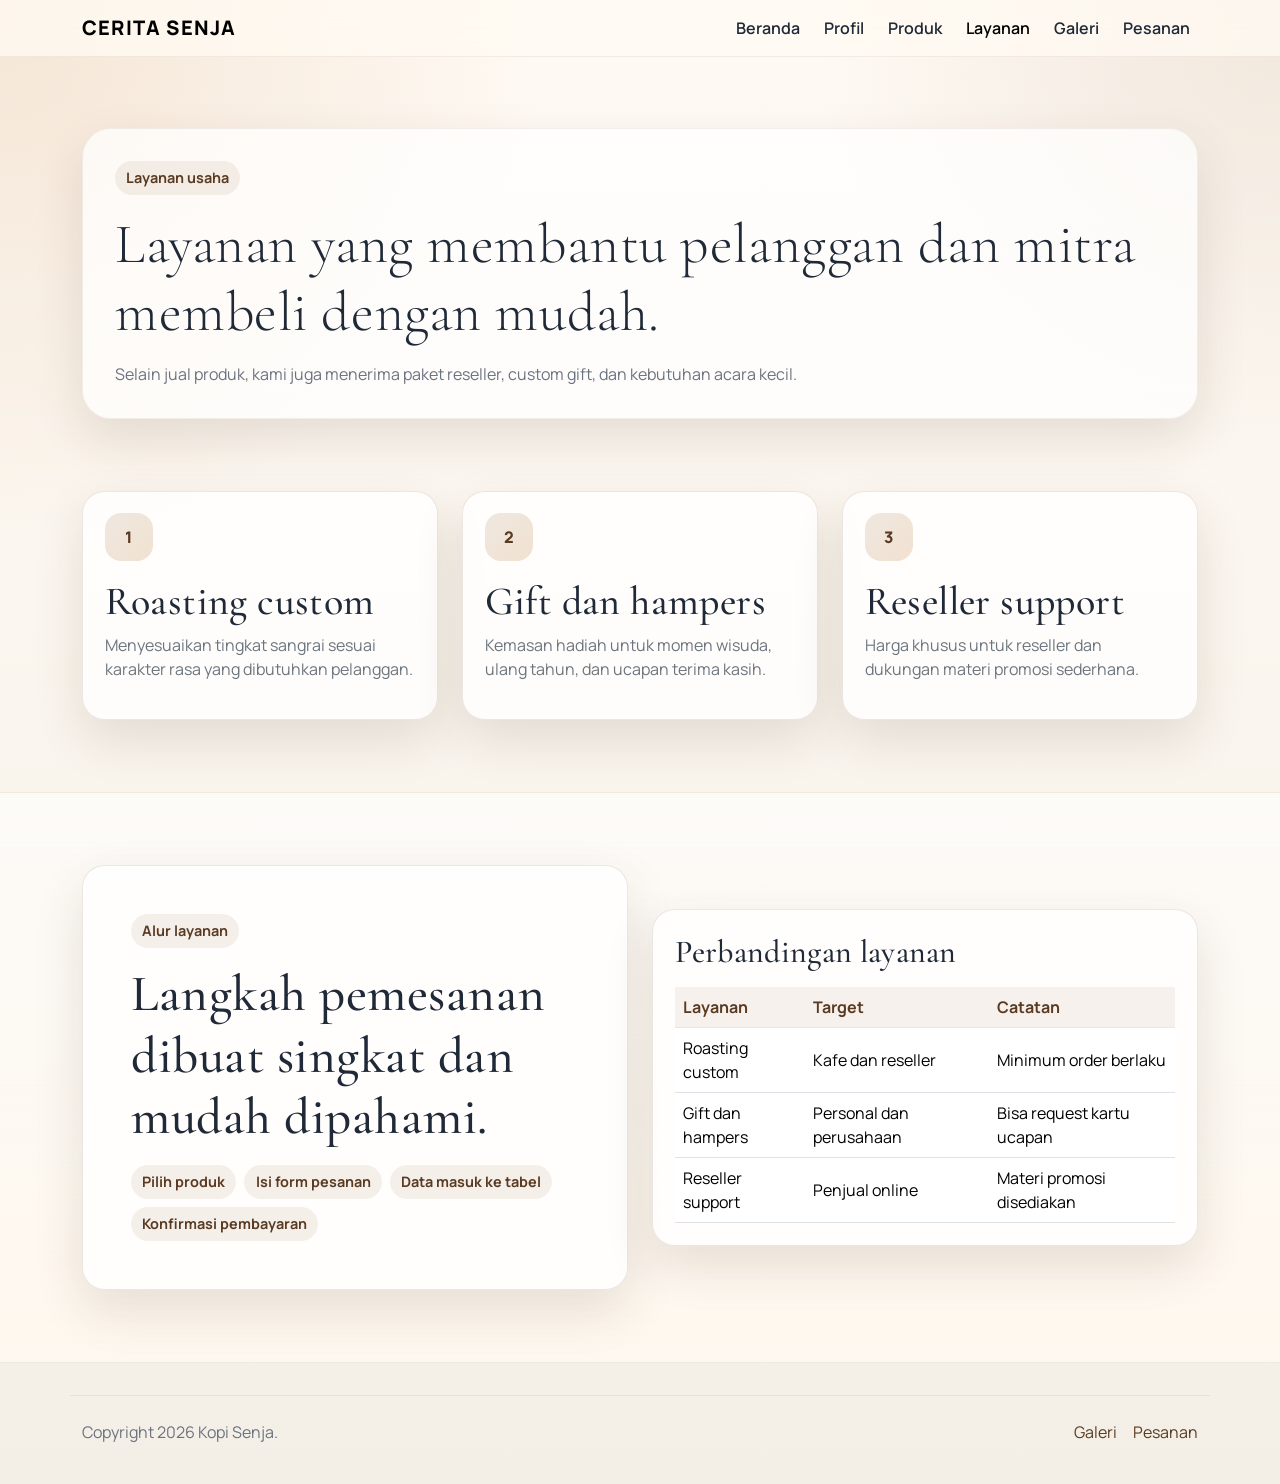
<file: services.html>
<!doctype html>
<html lang="id">
  <head>
    <meta charset="utf-8" />
    <meta name="viewport" content="width=device-width, initial-scale=1" />
    <title>Layanan - Kopi Senja</title>
    <link rel="icon" type="image/png" href="logo/logo.png" />
    <link rel="stylesheet" href="https://cdn.jsdelivr.net/npm/bootstrap@5.3.3/dist/css/bootstrap.min.css" />
    <link rel="stylesheet" href="assets/css/style.css?v=20260419" />
  </head>
  <body>
    <nav class="navbar navbar-expand-lg navbar-light fixed-top">
      <div class="container">
        <a class="navbar-brand" href="index.html">Cerita Senja</a>
        <button class="navbar-toggler" type="button" data-bs-toggle="collapse" data-bs-target="#mainNav" aria-controls="mainNav" aria-expanded="false" aria-label="Toggle navigation">
          <span class="navbar-toggler-icon"></span>
        </button>
        <div class="collapse navbar-collapse" id="mainNav">
          <ul class="navbar-nav ms-auto align-items-lg-center gap-lg-2">
            <li class="nav-item"><a class="nav-link" href="index.html">Beranda</a></li>
            <li class="nav-item"><a class="nav-link" href="about.html">Profil</a></li>
            <li class="nav-item"><a class="nav-link" href="products.html">Produk</a></li>
            <li class="nav-item"><a class="nav-link active" href="services.html">Layanan</a></li>
            <li class="nav-item"><a class="nav-link" href="gallery.html">Galeri</a></li>
            <li class="nav-item"><a class="nav-link" href="order.php">Pesanan</a></li>
          </ul>
        </div>
      </div>
    </nav>

    <header class="page-banner">
      <div class="container">
        <div class="banner-shell">
          <div class="tag mb-3 d-inline-block">Layanan usaha</div>
          <h1 class="display-4 mb-3">Layanan yang membantu pelanggan dan mitra membeli dengan mudah.</h1>
          <p class="section-text mb-0">Selain jual produk, kami juga menerima paket reseller, custom gift, dan kebutuhan acara kecil.</p>
        </div>
      </div>
    </header>

    <main>
      <section class="section pt-0">
        <div class="container">
          <div class="row g-4">
            <div class="col-lg-4">
              <div class="info-card">
                <div class="info-icon">1</div>
                <h2 class="h1">Roasting custom</h2>
                <p class="text-secondary">Menyesuaikan tingkat sangrai sesuai karakter rasa yang dibutuhkan pelanggan.</p>
              </div>
            </div>
            <div class="col-lg-4">
              <div class="info-card">
                <div class="info-icon">2</div>
                <h2 class="h1">Gift dan hampers</h2>
                <p class="text-secondary">Kemasan hadiah untuk momen wisuda, ulang tahun, dan ucapan terima kasih.</p>
              </div>
            </div>
            <div class="col-lg-4">
              <div class="info-card">
                <div class="info-icon">3</div>
                <h2 class="h1">Reseller support</h2>
                <p class="text-secondary">Harga khusus untuk reseller dan dukungan materi promosi sederhana.</p>
              </div>
            </div>
          </div>
        </div>
      </section>

      <section class="section section-surface">
        <div class="container">
          <div class="row g-4 align-items-center">
            <div class="col-lg-6">
              <div class="glass-card p-4 p-md-5">
                <div class="tag mb-3 d-inline-block">Alur layanan</div>
                <h2 class="section-title mb-3">Langkah pemesanan dibuat singkat dan mudah dipahami.</h2>
                <ul class="pill-list mb-0">
                  <li>Pilih produk</li>
                  <li>Isi form pesanan</li>
                  <li>Data masuk ke tabel</li>
                  <li>Konfirmasi pembayaran</li>
                </ul>
              </div>
            </div>
            <div class="col-lg-6">
              <div class="table-card">
                <h3 class="h2 mb-3">Perbandingan layanan</h3>
                <div class="table-responsive">
                  <table class="table align-middle mb-0">
                    <thead>
                      <tr>
                        <th>Layanan</th>
                        <th>Target</th>
                        <th>Catatan</th>
                      </tr>
                    </thead>
                    <tbody>
                      <tr>
                        <td>Roasting custom</td>
                        <td>Kafe dan reseller</td>
                        <td>Minimum order berlaku</td>
                      </tr>
                      <tr>
                        <td>Gift dan hampers</td>
                        <td>Personal dan perusahaan</td>
                        <td>Bisa request kartu ucapan</td>
                      </tr>
                      <tr>
                        <td>Reseller support</td>
                        <td>Penjual online</td>
                        <td>Materi promosi disediakan</td>
                      </tr>
                    </tbody>
                  </table>
                </div>
              </div>
            </div>
          </div>
        </div>
      </section>
    </main>

    <footer class="footer">
      <div class="container d-flex flex-column flex-md-row justify-content-between gap-2 border-top pt-4">
        <div>Copyright 2026 Kopi Senja.</div>
        <div class="d-flex gap-3">
          <a href="gallery.html">Galeri</a>
          <a href="order.php">Pesanan</a>
        </div>
      </div>
    </footer>

    <script src="https://cdn.jsdelivr.net/npm/bootstrap@5.3.3/dist/js/bootstrap.bundle.min.js"></script>
  </body>
</html>
</file>
<file: assets/css/style.css>
@import url('https://fonts.googleapis.com/css2?family=Cormorant+Garamond:wght@600;700&family=Manrope:wght@400;500;600;700;800&display=swap');

:root {
  --bg: #f4efe6;
  --bg-soft: #fbf7f1;
  --surface: rgba(255, 255, 255, 0.82);
  --surface-strong: #ffffff;
  --text: #1f2937;
  --muted: #6b7280;
  --brand: #8b5e34;
  --brand-dark: #5a3b22;
  --brand-soft: #f2dfc6;
  --accent: #c27c35;
  --line: rgba(90, 59, 34, 0.12);
  --shadow: 0 20px 50px rgba(67, 43, 18, 0.12);
}

* {
  box-sizing: border-box;
}

html {
  scroll-behavior: smooth;
}

body {
  font-family: 'Manrope', sans-serif;
  color: var(--text);
  background:
    radial-gradient(circle at top left, rgba(194, 124, 53, 0.16), transparent 28%),
    radial-gradient(circle at top right, rgba(139, 94, 52, 0.12), transparent 24%),
    linear-gradient(180deg, #fffaf4 0%, var(--bg) 100%);
  min-height: 100vh;
}

h1,
h2,
h3,
h4,
.brand-font {
  font-family: 'Cormorant Garamond', serif;
  letter-spacing: 0.01em;
}

.navbar {
  backdrop-filter: blur(14px);
  background: rgba(255, 250, 243, 0.78);
  border-bottom: 1px solid rgba(90, 59, 34, 0.08);
}

.navbar-brand {
  font-weight: 800;
  letter-spacing: 0.06em;
  text-transform: uppercase;
}

.nav-link {
  color: var(--text);
  font-weight: 600;
}

.nav-link:hover,
.nav-link.active {
  color: var(--brand);
}

.btn-brand {
  background: linear-gradient(135deg, var(--brand) 0%, var(--accent) 100%);
  color: #fff;
  border: none;
  box-shadow: 0 12px 30px rgba(139, 94, 52, 0.28);
}

.btn-brand:hover {
  color: #fff;
  transform: translateY(-1px);
}

.btn-outline-brand {
  border: 1px solid rgba(139, 94, 52, 0.3);
  color: var(--brand-dark);
  background: rgba(255, 255, 255, 0.52);
}

.btn-outline-brand:hover {
  background: var(--brand);
  color: #fff;
}

.hero {
  position: relative;
  overflow: hidden;
  padding: 8rem 0 5rem;
}

.hero::before,
.hero::after {
  content: '';
  position: absolute;
  border-radius: 999px;
  filter: blur(0);
  opacity: 0.8;
  pointer-events: none;
}

.hero::before {
  width: 24rem;
  height: 24rem;
  right: -7rem;
  top: -8rem;
  background: radial-gradient(circle, rgba(194, 124, 53, 0.28), rgba(194, 124, 53, 0));
}

.hero::after {
  width: 18rem;
  height: 18rem;
  left: -5rem;
  bottom: -6rem;
  background: radial-gradient(circle, rgba(139, 94, 52, 0.18), rgba(139, 94, 52, 0));
}

.eyebrow {
  display: inline-flex;
  align-items: center;
  gap: 0.5rem;
  padding: 0.45rem 0.8rem;
  border-radius: 999px;
  background: rgba(242, 223, 198, 0.8);
  color: var(--brand-dark);
  font-size: 0.92rem;
  font-weight: 700;
  margin-bottom: 1.1rem;
}

.hero-title {
  font-size: clamp(3rem, 6vw, 5.75rem);
  line-height: 0.92;
  margin-bottom: 1rem;
}

.hero-lead {
  max-width: 38rem;
  color: var(--muted);
  font-size: 1.08rem;
}

.hero-card {
  background: rgba(255, 255, 255, 0.72);
  border: 1px solid rgba(90, 59, 34, 0.08);
  box-shadow: var(--shadow);
  border-radius: 1.5rem;
}

.hero-photo-wrap {
  border-radius: 1.5rem;
  overflow: hidden;
  border: 1px solid rgba(90, 59, 34, 0.1);
  box-shadow: var(--shadow);
}

.hero-photo {
  width: 100%;
  height: 16rem;
  object-fit: cover;
  display: block;
}

.hero-badge {
  display: inline-flex;
  align-items: center;
  gap: 0.4rem;
  padding: 0.45rem 0.75rem;
  border-radius: 999px;
  background: rgba(139, 94, 52, 0.1);
  color: var(--brand-dark);
  font-weight: 700;
  font-size: 0.88rem;
}

.section {
  padding: 4.5rem 0;
}

.section-heading {
  max-width: 38rem;
  margin-bottom: 2rem;
}

.section-title {
  font-size: clamp(2.1rem, 4vw, 3.4rem);
  margin-bottom: 0.8rem;
}

.section-text {
  color: var(--muted);
}

.glass-card,
.feature-card,
.product-card,
.info-card,
.gallery-card,
.contact-card,
.table-card {
  background: var(--surface);
  border: 1px solid var(--line);
  box-shadow: var(--shadow);
  border-radius: 1.4rem;
}

.feature-card,
.product-card,
.info-card {
  padding: 1.35rem;
}

.feature-card,
.product-card {
  height: 100%;
}

.feature-icon,
.info-icon {
  width: 3rem;
  height: 3rem;
  border-radius: 1rem;
  display: inline-flex;
  align-items: center;
  justify-content: center;
  background: linear-gradient(135deg, rgba(139, 94, 52, 0.14), rgba(194, 124, 53, 0.22));
  color: var(--brand-dark);
  font-weight: 800;
  margin-bottom: 1rem;
}

.stat-grid {
  display: grid;
  grid-template-columns: repeat(3, minmax(0, 1fr));
  gap: 1rem;
}

.stat-card {
  padding: 1rem 1.1rem;
  border-radius: 1.2rem;
  background: rgba(255, 255, 255, 0.75);
  border: 1px solid rgba(90, 59, 34, 0.08);
}

.stat-number {
  font-size: 1.75rem;
  font-weight: 800;
  color: var(--brand-dark);
  line-height: 1;
}

.stat-label {
  color: var(--muted);
  font-size: 0.92rem;
}

.section-surface {
  background: linear-gradient(180deg, rgba(255, 255, 255, 0.6), rgba(255, 248, 239, 0.95));
  border-top: 1px solid rgba(90, 59, 34, 0.08);
  border-bottom: 1px solid rgba(90, 59, 34, 0.08);
}

.product-card .price {
  font-size: 1.6rem;
  font-weight: 800;
  color: var(--brand-dark);
}

.feature-image {
  width: 100%;
  height: 9.5rem;
  object-fit: cover;
  border-radius: 1rem;
  border: 1px solid rgba(90, 59, 34, 0.1);
  display: block;
}

.product-image {
  width: 100%;
  height: 12rem;
  object-fit: cover;
  border-radius: 1rem;
  border: 1px solid rgba(90, 59, 34, 0.1);
  display: block;
}

.pill-list {
  display: flex;
  flex-wrap: wrap;
  gap: 0.5rem;
  margin: 0;
  padding: 0;
  list-style: none;
}

.pill-list li,
.tag {
  padding: 0.4rem 0.7rem;
  border-radius: 999px;
  background: rgba(139, 94, 52, 0.09);
  color: var(--brand-dark);
  font-size: 0.9rem;
  font-weight: 700;
}

.timeline {
  position: relative;
  padding-left: 1.4rem;
}

.timeline::before {
  content: '';
  position: absolute;
  left: 0.45rem;
  top: 0.35rem;
  bottom: 0.35rem;
  width: 2px;
  background: linear-gradient(180deg, var(--brand), rgba(194, 124, 53, 0.2));
}

.timeline-item {
  position: relative;
  margin-bottom: 1.2rem;
}

.timeline-item::before {
  content: '';
  position: absolute;
  left: -1.43rem;
  top: 0.3rem;
  width: 0.85rem;
  height: 0.85rem;
  border-radius: 50%;
  background: var(--brand);
  box-shadow: 0 0 0 0.25rem rgba(139, 94, 52, 0.12);
}

.about-photo-wrap {
  border-radius: 1.4rem;
  overflow: hidden;
  border: 1px solid var(--line);
  background: var(--surface);
  box-shadow: var(--shadow);
}

.about-photo {
  width: 100%;
  height: 14rem;
  object-fit: cover;
  display: block;
}

.about-photo-caption {
  padding: 0.9rem 1rem;
  color: var(--muted);
  font-size: 0.92rem;
}

.order-photo-wrap {
  border-radius: 1.1rem;
  overflow: hidden;
  border: 1px solid rgba(90, 59, 34, 0.12);
  background: rgba(255, 255, 255, 0.75);
}

.order-photo {
  width: 100%;
  height: 12rem;
  object-fit: cover;
  display: block;
}

.order-photo-caption {
  padding: 0.75rem 1rem;
  color: var(--muted);
  font-size: 0.9rem;
}

.gallery-grid {
  display: grid;
  grid-template-columns: repeat(12, 1fr);
  gap: 1rem;
}

.gallery-span-4 {
  grid-column: span 4;
}

.gallery-span-5 {
  grid-column: span 5;
}

.gallery-span-7 {
  grid-column: span 7;
}

.gallery-span-12 {
  grid-column: span 12;
}

.gallery-card {
  min-height: 14rem;
  padding: 1.3rem;
  position: relative;
  overflow: hidden;
}

.gallery-card.with-image {
  padding: 0;
  min-height: 15rem;
}

.gallery-photo {
  width: 100%;
  height: 100%;
  object-fit: cover;
  display: block;
}

.gallery-content {
  position: absolute;
  inset: 0;
  padding: 1.3rem;
  display: flex;
  flex-direction: column;
  justify-content: flex-start;
  background: linear-gradient(180deg, rgba(255, 255, 255, 0.78) 0%, rgba(255, 255, 255, 0.56) 55%, rgba(255, 255, 255, 0.7) 100%);
}

.gallery-content.light-text {
  color: #fff;
  background: linear-gradient(180deg, rgba(26, 18, 10, 0.45) 0%, rgba(26, 18, 10, 0.3) 45%, rgba(26, 18, 10, 0.52) 100%);
}

.gallery-content .tag {
  width: fit-content;
}

.gallery-content.light-text .tag {
  background: rgba(255, 255, 255, 0.2);
  color: #fff;
}

.gallery-content.light-text p,
.gallery-content.light-text .text-secondary {
  color: rgba(255, 255, 255, 0.86) !important;
}

.brand-note-card {
  min-height: 12rem;
}

.gallery-card::after {
  content: '';
  position: absolute;
  inset: auto -15% -25% auto;
  width: 10rem;
  height: 10rem;
  border-radius: 50%;
  background: radial-gradient(circle, rgba(194, 124, 53, 0.2), rgba(194, 124, 53, 0));
}

.gallery-card.large {
  min-height: 20rem;
}

.gallery-card.dark {
  background: linear-gradient(145deg, #5a3b22, #8b5e34);
  color: #fff;
}

.gallery-card.dark .text-muted,
.gallery-card.dark .section-text,
.gallery-card.dark p {
  color: rgba(255, 255, 255, 0.78) !important;
}

.gallery-card .gallery-label {
  position: absolute;
  left: 1.3rem;
  bottom: 1.2rem;
  font-weight: 700;
}

.contact-card,
.table-card {
  padding: 1.4rem;
}

.social-order-card {
  padding: 1rem;
  border-radius: 1rem;
  border: 1px solid rgba(90, 59, 34, 0.12);
  background: rgba(255, 255, 255, 0.62);
}

.map-embed {
  width: 100%;
  border-radius: 0.9rem;
  overflow: hidden;
  border: 1px solid rgba(90, 59, 34, 0.12);
}

.map-embed iframe {
  width: 100%;
  min-height: 240px;
  border: 0;
  display: block;
}

.form-control,
.form-select {
  border-radius: 0.95rem;
  border: 1px solid rgba(90, 59, 34, 0.16);
  padding: 0.85rem 1rem;
}

.form-control:focus,
.form-select:focus {
  box-shadow: 0 0 0 0.2rem rgba(139, 94, 52, 0.12);
  border-color: rgba(139, 94, 52, 0.5);
}

.table thead th {
  background: rgba(139, 94, 52, 0.08);
  color: var(--brand-dark);
  border-bottom: 1px solid rgba(90, 59, 34, 0.12) !important;
}

.table tbody td {
  vertical-align: middle;
}

.footer {
  padding: 2rem 0 2.5rem;
  color: var(--muted);
}

.footer a {
  color: var(--brand-dark);
  text-decoration: none;
}

.footer a:hover {
  text-decoration: underline;
}

.page-banner {
  padding: 8rem 0 4.5rem;
}

.page-banner .banner-shell {
  padding: 2rem;
  border-radius: 1.8rem;
  background: rgba(255, 255, 255, 0.72);
  border: 1px solid rgba(90, 59, 34, 0.08);
  box-shadow: var(--shadow);
}

.rounded-4,
.rounded-5 {
  border-radius: 1.4rem !important;
}

@media (max-width: 991.98px) {
  .hero {
    padding-top: 6rem;
  }

  .stat-grid {
    grid-template-columns: 1fr;
  }

  .gallery-grid {
    grid-template-columns: 1fr;
  }

  .gallery-span-4,
  .gallery-span-5,
  .gallery-span-7,
  .gallery-span-12 {
    grid-column: span 1;
  }

  .gallery-card.large {
    min-height: 14rem;
  }

  .hero-photo {
    height: 13rem;
  }

  .product-image {
    height: 10.5rem;
  }

  .feature-image {
    height: 8.5rem;
  }

  .about-photo {
    height: 12rem;
  }

  .order-photo {
    height: 10.5rem;
  }
}
</file>
